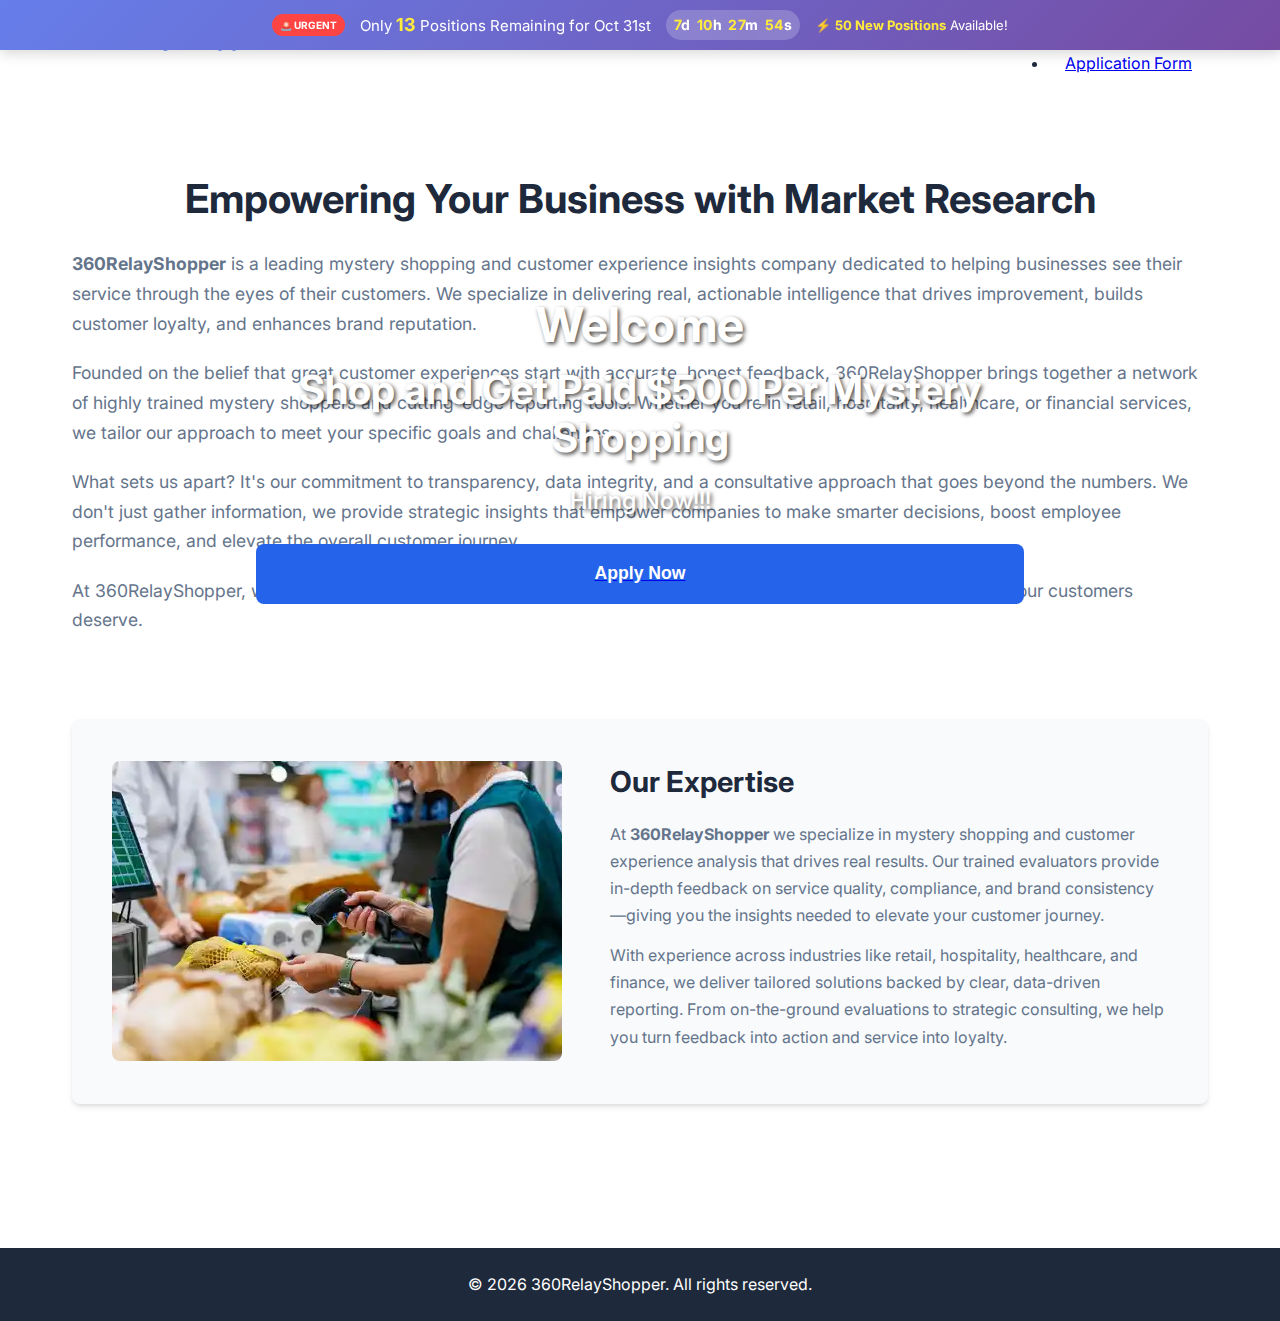
<file: index.html>
<!DOCTYPE html>
<html lang="en">
  <head>
    <meta charset="UTF-8" />
    <meta name="viewport" content="width=device-width, initial-scale=1.0" />
    <title>360RelayShopper</title>
    <link rel="stylesheet" href="style.css" />
    <link
      href="https://fonts.googleapis.com/css2?family=Inter:wght@300;400;500;600;700&display=swap"
      rel="stylesheet"
    />
  </head>
  <body>
    <!-- Countdown Banner -->
    <div class="countdown-banner">
      <div class="banner-content">
        <span class="urgent-tag">🚨 URGENT</span>
        <span class="banner-text"
          >Only <strong id="positions">15</strong> Positions Remaining for Oct
          31st</span
        >
        <div class="countdown-inline">
          <span class="time-unit"><span id="days">2</span>d</span>
          <span class="time-unit"><span id="hours">12</span>h</span>
          <span class="time-unit"><span id="minutes">25</span>m</span>
          <span class="time-unit"><span id="seconds">11</span>s</span>
        </div>
        <span class="breaking-inline"
          >⚡ <strong>50 New Positions</strong> Available!</span
        >
      </div>
    </div>

    <!-- NAVIGATION -->
    <nav>
      <div class="nav-container">
        <div class="logo">360RelayShopper</div>
        <ul>
          <li><a href="index.html">Home</a></li>
          <li><a href="methodology.html">Methodology</a></li>
          <li><a href="contact.html">Application Form</a></li>
        </ul>
      </div>
    </nav>

    <!-- Banner -->
    <div class="banner">
      <div class="banner-content-main">
        <h1>Welcome</h1>
        <h1>Shop and Get Paid $500 Per Mystery Shopping</h1>
        <h2>Hiring Now!!!</h2>
        <a href="contact.html"><button class="apply-btn">Apply Now</button></a>
      </div>
    </div>

    <div class="container">
      <!-- Body Features -->
      <div class="features">
        <h2>Empowering Your Business with Market Research</h2>
        <div class="features-content">
          <p>
            <strong>360RelayShopper</strong> is a leading mystery shopping and
            customer experience insights company dedicated to helping businesses
            see their service through the eyes of their customers. We specialize
            in delivering real, actionable intelligence that drives improvement,
            builds customer loyalty, and enhances brand reputation.
          </p>
          <p>
            Founded on the belief that great customer experiences start with
            accurate, honest feedback, 360RelayShopper brings together a network
            of highly trained mystery shoppers and cutting-edge reporting tools.
            Whether you're in retail, hospitality, healthcare, or financial
            services, we tailor our approach to meet your specific goals and
            challenges.
          </p>
          <p>
            What sets us apart? It's our commitment to transparency, data
            integrity, and a consultative approach that goes beyond the numbers.
            We don't just gather information, we provide strategic insights that
            empower companies to make smarter decisions, boost employee
            performance, and elevate the overall customer journey.
          </p>
          <p>
            At 360RelayShopper, we don't just observe. We understand. And we
            help you deliver the exceptional experiences your customers deserve.
          </p>
        </div>
      </div>

      <!-- Image and Text Section -->
      <div class="image-text-section">
        <img src="qt=q_31.webp" alt="Team working together" />
        <div class="text">
          <h2>Our Expertise</h2>
          <p>
            At <strong>360RelayShopper</strong> we specialize in mystery
            shopping and customer experience analysis that drives real results.
            Our trained evaluators provide in-depth feedback on service quality,
            compliance, and brand consistency—giving you the insights needed to
            elevate your customer journey.
          </p>
          <p>
            With experience across industries like retail, hospitality,
            healthcare, and finance, we deliver tailored solutions backed by
            clear, data-driven reporting. From on-the-ground evaluations to
            strategic consulting, we help you turn feedback into action and
            service into loyalty.
          </p>
        </div>
      </div>
    </div>

    <!-- FOOTER -->
    <footer>
      <p>
        &copy; <span id="year"></span> 360RelayShopper. All rights reserved.
      </p>
    </footer>

    <script src="script.js"></script>
  </body>
</html>
</file>
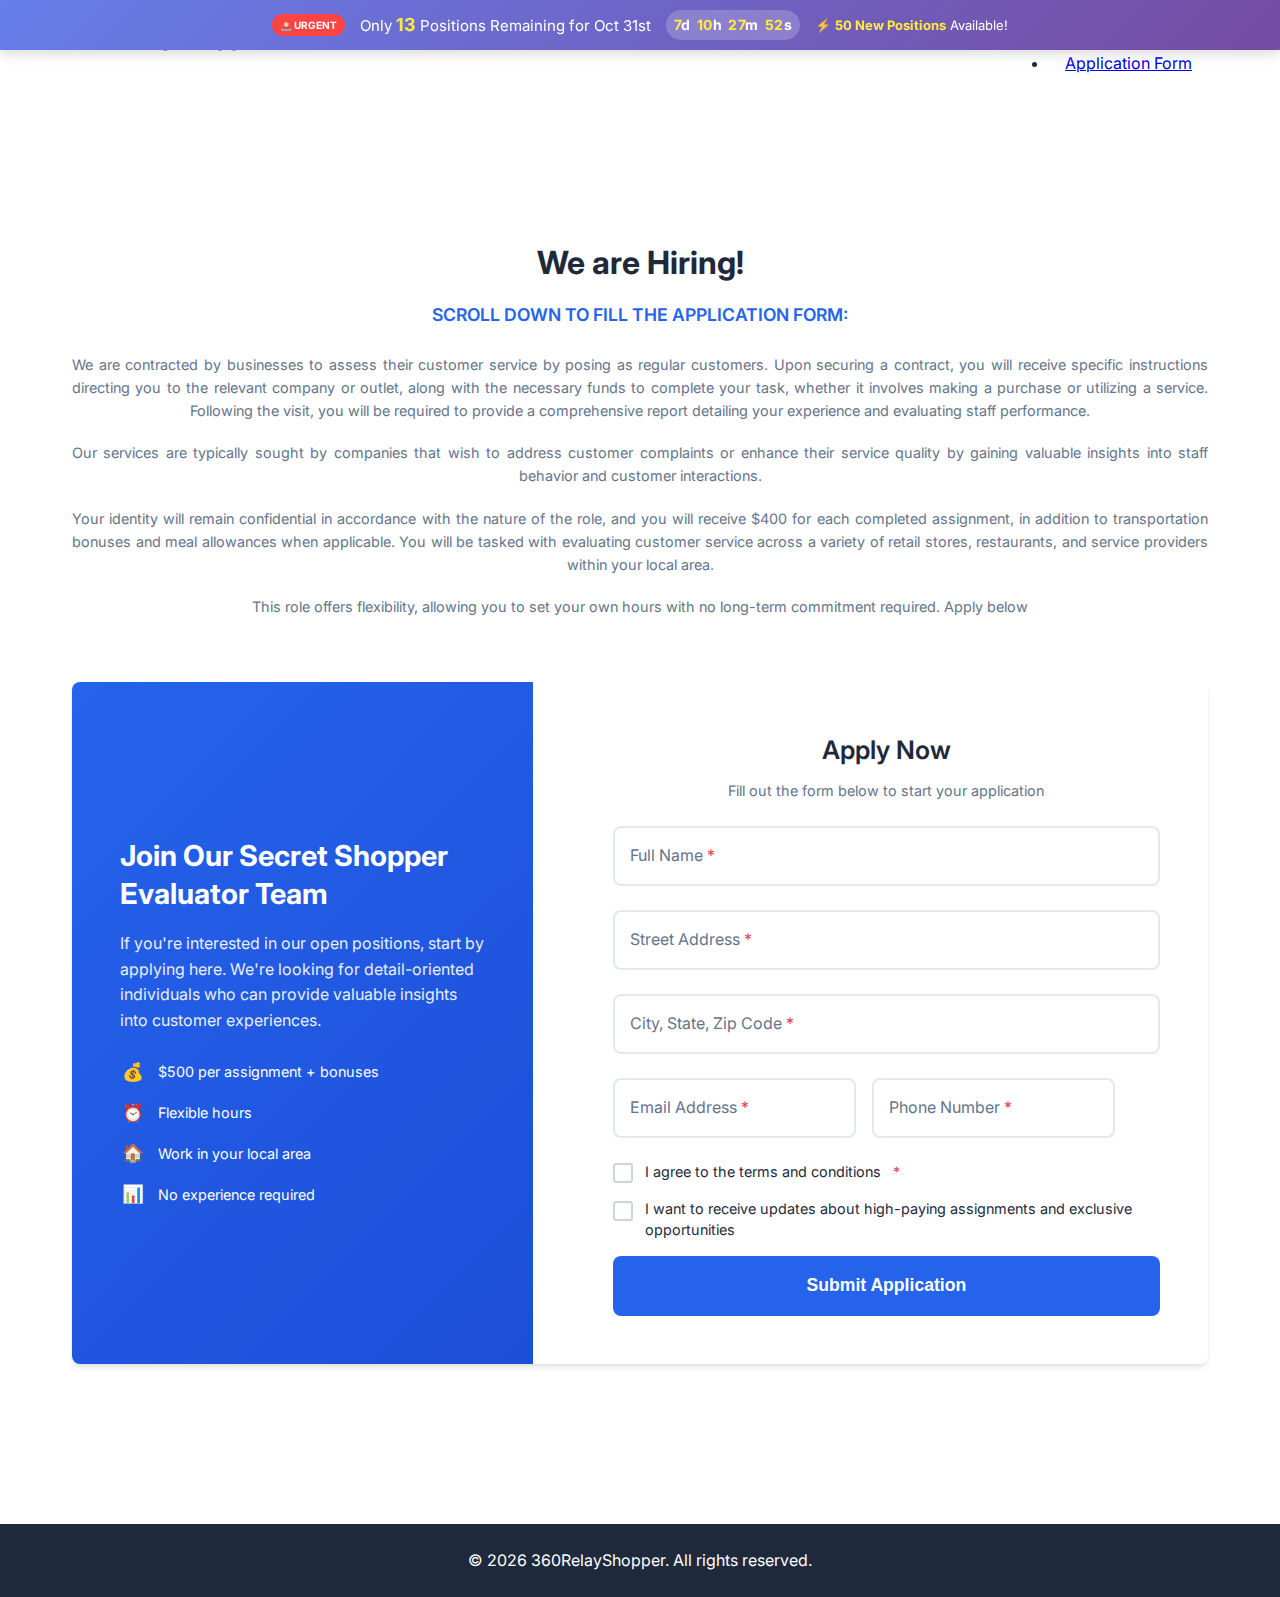
<file: application.html>
<!DOCTYPE html>
<html lang="en">
  <head>
    <meta charset="UTF-8" />
    <meta name="viewport" content="width=device-width, initial-scale=1.0" />
    <title>Application Form - 360RelayShopper</title>
    <link rel="stylesheet" href="style.css" />
    <link
      href="https://fonts.googleapis.com/css2?family=Inter:wght@300;400;500;600;700&display=swap"
      rel="stylesheet"
    />
  </head>
  <body>
    <!-- Countdown Banner -->
    <div class="countdown-banner">
      <div class="banner-content">
        <span class="urgent-tag">🚨 URGENT</span>
        <span class="banner-text"
          >Only <strong id="positions">15</strong> Positions Remaining for Oct
          31st</span
        >
        <div class="countdown-inline">
          <span class="time-unit"><span id="days">2</span>d</span>
          <span class="time-unit"><span id="hours">12</span>h</span>
          <span class="time-unit"><span id="minutes">25</span>m</span>
          <span class="time-unit"><span id="seconds">11</span>s</span>
        </div>
        <span class="breaking-inline"
          >⚡ <strong>50 New Positions</strong> Available!</span
        >
      </div>
    </div>

    <!-- NAVIGATION -->
    <nav>
      <div class="nav-container">
        <div class="logo">360RelayShopper</div>
        <ul>
          <li><a href="index.html">Home</a></li>
          <li><a href="methodology.html">Methodology</a></li>
          <li><a href="application.html">Application Form</a></li>
        </ul>
      </div>
    </nav>

    <!-- Spacer to prevent content hiding -->
    <div class="contact-spacer"></div>

    <div class="container">
      <div class="contact-header">
        <h1>We are Hiring!</h1>
        <h3>SCROLL DOWN TO FILL THE APPLICATION FORM:</h3>
        <div class="job-description">
          <p>
            We are contracted by businesses to assess their customer service by
            posing as regular customers. Upon securing a contract, you will
            receive specific instructions directing you to the relevant company
            or outlet, along with the necessary funds to complete your task,
            whether it involves making a purchase or utilizing a service.
            Following the visit, you will be required to provide a comprehensive
            report detailing your experience and evaluating staff performance.
          </p>
          <p>
            Our services are typically sought by companies that wish to address
            customer complaints or enhance their service quality by gaining
            valuable insights into staff behavior and customer interactions.
          </p>
          <p>
            Your identity will remain confidential in accordance with the nature
            of the role, and you will receive $400 for each completed
            assignment, in addition to transportation bonuses and meal
            allowances when applicable. You will be tasked with evaluating
            customer service across a variety of retail stores, restaurants, and
            service providers within your local area.
          </p>
          <p>
            This role offers flexibility, allowing you to set your own hours
            with no long-term commitment required. Apply below
          </p>
        </div>
      </div>

      <!-- New Flexbox Application Container -->
      <div class="application-container">
        <div class="application-left">
          <div class="application-info">
            <h2>Join Our Secret Shopper Evaluator Team</h2>
            <p>
              If you're interested in our open positions, start by applying
              here. We're looking for detail-oriented individuals who can
              provide valuable insights into customer experiences.
            </p>
            <div class="benefits-list">
              <div class="benefit-item">
                <span class="benefit-icon">💰</span>
                <span>$500 per assignment + bonuses</span>
              </div>
              <div class="benefit-item">
                <span class="benefit-icon">⏰</span>
                <span>Flexible hours</span>
              </div>
              <div class="benefit-item">
                <span class="benefit-icon">🏠</span>
                <span>Work in your local area</span>
              </div>
              <div class="benefit-item">
                <span class="benefit-icon">📊</span>
                <span>No experience required</span>
              </div>
            </div>
          </div>
        </div>

        <div class="application-right">
          <div class="form-header">
            <h3>Apply Now</h3>
            <p>Fill out the form below to start your application</p>
          </div>
          <div class="form-content">
            <form id="applicationForm">
              <div class="form-section">
                <div class="form-group floating">
                  <input
                    type="text"
                    id="fullname"
                    name="fullname"
                    placeholder=" "
                    required
                  />
                  <label for="fullname"
                    >Full Name <span class="required">*</span></label
                  >
                </div>

                <div class="form-group floating">
                  <input
                    type="text"
                    id="address"
                    name="address"
                    placeholder=" "
                    required
                  />
                  <label for="address"
                    >Street Address <span class="required">*</span></label
                  >
                </div>

                <div class="form-group floating">
                  <input
                    type="text"
                    id="city"
                    name="city"
                    placeholder=" "
                    required
                  />
                  <label for="city"
                    >City, State, Zip Code
                    <span class="required">*</span></label
                  >
                </div>

                <div class="form-row">
                  <div class="form-group floating">
                    <input
                      type="email"
                      id="email"
                      name="email"
                      placeholder=" "
                      required
                    />
                    <label for="email"
                      >Email Address <span class="required">*</span></label
                    >
                  </div>
                  <div class="form-group floating">
                    <input
                      type="tel"
                      id="phone"
                      name="phone"
                      placeholder=" "
                      required
                    />
                    <label for="phone"
                      >Phone Number <span class="required">*</span></label
                    >
                  </div>
                </div>

                <div class="checkbox-group">
                  <label class="checkbox-label">
                    <input type="checkbox" name="terms" required />
                    <span class="checkmark"></span>
                    I agree to the terms and conditions
                    <span class="required">*</span>
                  </label>
                </div>

                <div class="checkbox-group">
                  <label class="checkbox-label">
                    <input type="checkbox" name="newsletter" />
                    <span class="checkmark"></span>
                    I want to receive updates about high-paying assignments and
                    exclusive opportunities
                  </label>
                </div>

                <button type="submit" class="submit-btn" id="submitBtn">
                  <span class="btn-text">Submit Application</span>
                  <span class="btn-loading" style="display: none">
                    <span class="spinner"></span>
                    Submitting...
                  </span>
                </button>
              </div>
            </form>
          </div>
        </div>
      </div>
    </div>

    <!-- FOOTER -->
    <footer>
      <p>
        &copy; <span id="year"></span> 360RelayShopper. All rights reserved.
      </p>
    </footer>

    <script src="script.js"></script>
  </body>
</html>
</file>
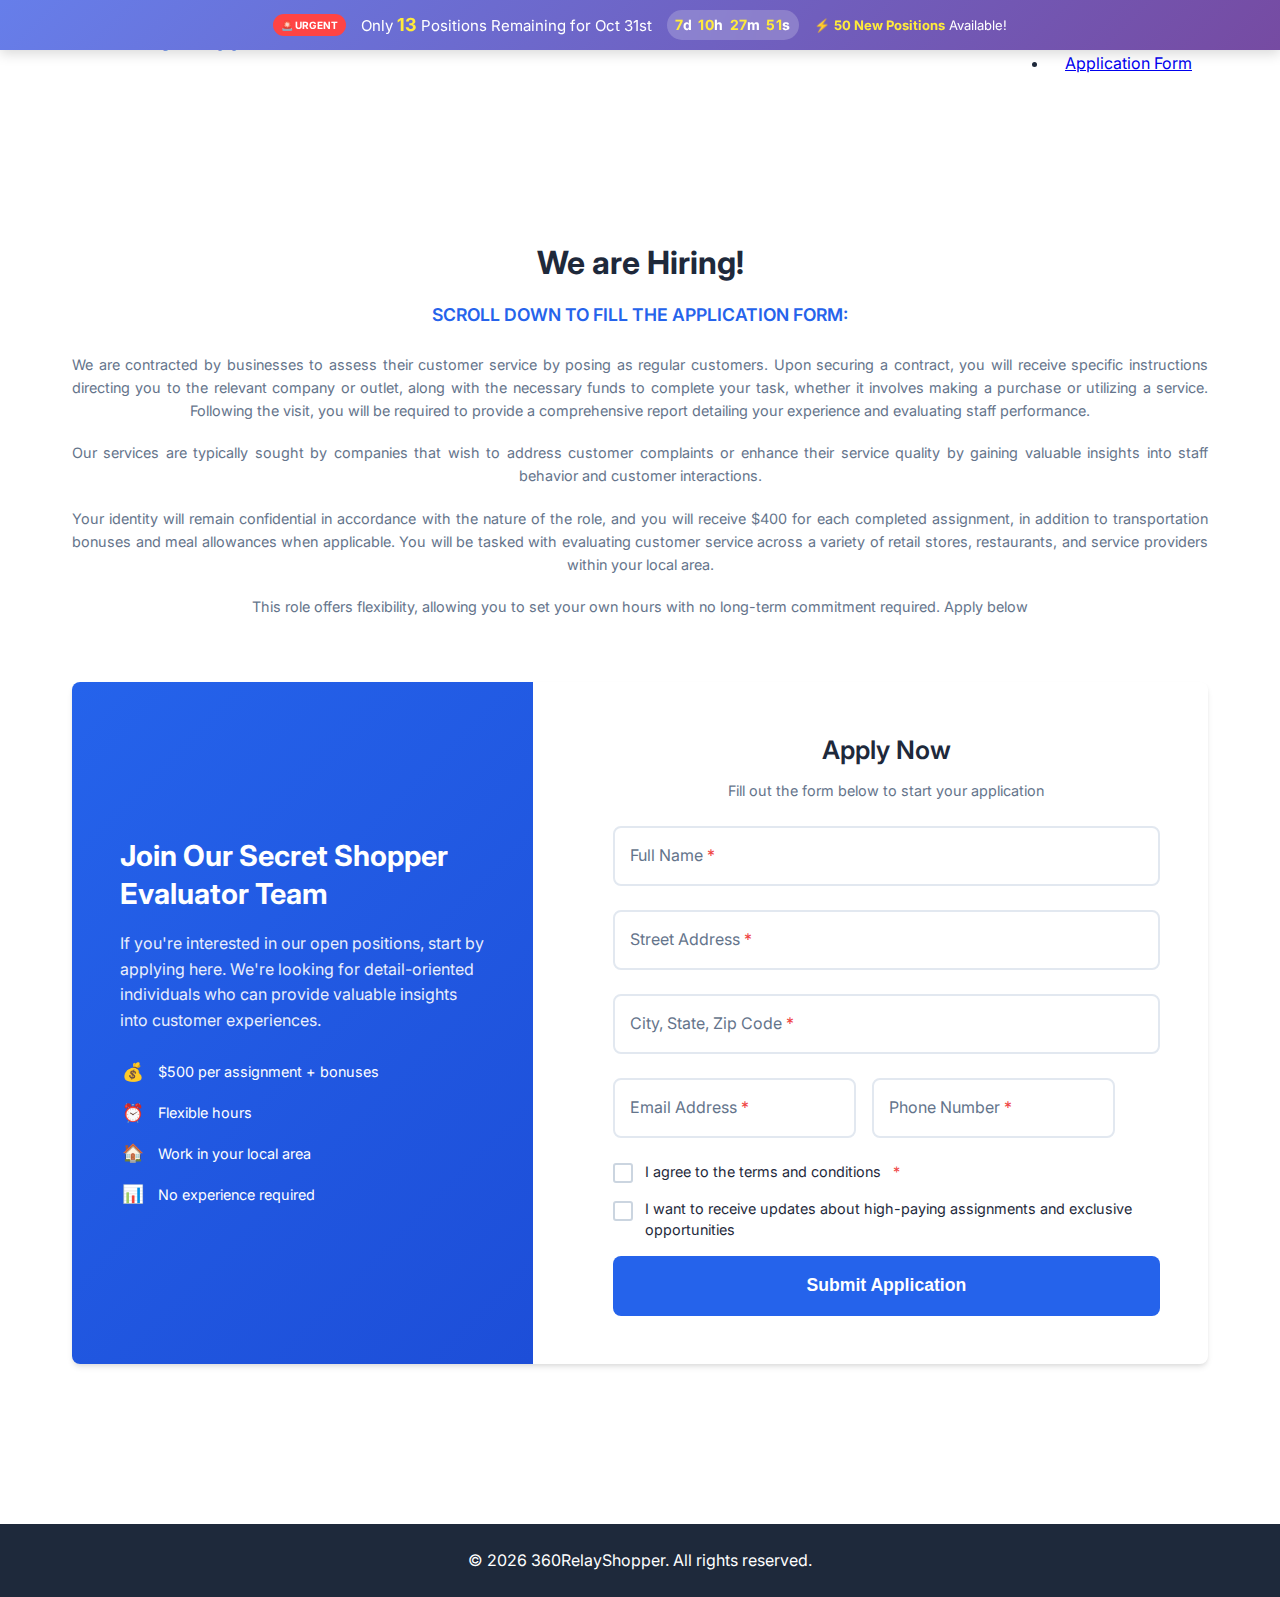
<file: contact.html>
<!DOCTYPE html>
<html lang="en">
  <head>
    <meta charset="UTF-8" />
    <meta name="viewport" content="width=device-width, initial-scale=1.0" />
    <title>Application Form - 360RelayShopper</title>
    <link rel="stylesheet" href="style.css" />
    <link
      href="https://fonts.googleapis.com/css2?family=Inter:wght@300;400;500;600;700&display=swap"
      rel="stylesheet"
    />
  </head>
  <body>
    <!-- Countdown Banner -->
    <div class="countdown-banner">
      <div class="banner-content">
        <span class="urgent-tag">🚨 URGENT</span>
        <span class="banner-text"
          >Only <strong id="positions">15</strong> Positions Remaining for Oct
          31st</span
        >
        <div class="countdown-inline">
          <span class="time-unit"><span id="days">2</span>d</span>
          <span class="time-unit"><span id="hours">12</span>h</span>
          <span class="time-unit"><span id="minutes">25</span>m</span>
          <span class="time-unit"><span id="seconds">11</span>s</span>
        </div>
        <span class="breaking-inline"
          >⚡ <strong>50 New Positions</strong> Available!</span
        >
      </div>
    </div>

    <!-- NAVIGATION -->
    <nav>
      <div class="nav-container">
        <div class="logo">360RelayShopper</div>
        <ul>
          <li><a href="index.html">Home</a></li>
          <li><a href="methodology.html">Methodology</a></li>
          <li><a href="contact.html">Application Form</a></li>
        </ul>
      </div>
    </nav>

    <!-- Spacer to prevent content hiding -->
    <div class="contact-spacer"></div>

    <div class="container">
      <div class="contact-header">
        <h1>We are Hiring!</h1>
        <h3>SCROLL DOWN TO FILL THE APPLICATION FORM:</h3>
        <div class="job-description">
          <p>
            We are contracted by businesses to assess their customer service by
            posing as regular customers. Upon securing a contract, you will
            receive specific instructions directing you to the relevant company
            or outlet, along with the necessary funds to complete your task,
            whether it involves making a purchase or utilizing a service.
            Following the visit, you will be required to provide a comprehensive
            report detailing your experience and evaluating staff performance.
          </p>
          <p>
            Our services are typically sought by companies that wish to address
            customer complaints or enhance their service quality by gaining
            valuable insights into staff behavior and customer interactions.
          </p>
          <p>
            Your identity will remain confidential in accordance with the nature
            of the role, and you will receive $400 for each completed
            assignment, in addition to transportation bonuses and meal
            allowances when applicable. You will be tasked with evaluating
            customer service across a variety of retail stores, restaurants, and
            service providers within your local area.
          </p>
          <p>
            This role offers flexibility, allowing you to set your own hours
            with no long-term commitment required. Apply below
          </p>
        </div>
      </div>

      <!-- New Flexbox Application Container -->
      <div class="application-container">
        <div class="application-left">
          <div class="application-info">
            <h2>Join Our Secret Shopper Evaluator Team</h2>
            <p>
              If you're interested in our open positions, start by applying
              here. We're looking for detail-oriented individuals who can
              provide valuable insights into customer experiences.
            </p>
            <div class="benefits-list">
              <div class="benefit-item">
                <span class="benefit-icon">💰</span>
                <span>$500 per assignment + bonuses</span>
              </div>
              <div class="benefit-item">
                <span class="benefit-icon">⏰</span>
                <span>Flexible hours</span>
              </div>
              <div class="benefit-item">
                <span class="benefit-icon">🏠</span>
                <span>Work in your local area</span>
              </div>
              <div class="benefit-item">
                <span class="benefit-icon">📊</span>
                <span>No experience required</span>
              </div>
            </div>
          </div>
        </div>

        <div class="application-right">
          <div class="form-header">
            <h3>Apply Now</h3>
            <p>Fill out the form below to start your application</p>
          </div>
          <div class="form-content">
            <form id="applicationForm">
              <div class="form-section">
                <div class="form-group floating">
                  <input
                    type="text"
                    id="fullname"
                    name="fullname"
                    placeholder=" "
                    required
                  />
                  <label for="fullname"
                    >Full Name <span class="required">*</span></label
                  >
                </div>

                <div class="form-group floating">
                  <input
                    type="text"
                    id="address"
                    name="address"
                    placeholder=" "
                    required
                  />
                  <label for="address"
                    >Street Address <span class="required">*</span></label
                  >
                </div>

                <div class="form-group floating">
                  <input
                    type="text"
                    id="city"
                    name="city"
                    placeholder=" "
                    required
                  />
                  <label for="city"
                    >City, State, Zip Code
                    <span class="required">*</span></label
                  >
                </div>

                <div class="form-row">
                  <div class="form-group floating">
                    <input
                      type="email"
                      id="email"
                      name="email"
                      placeholder=" "
                      required
                    />
                    <label for="email"
                      >Email Address <span class="required">*</span></label
                    >
                  </div>
                  <div class="form-group floating">
                    <input
                      type="tel"
                      id="phone"
                      name="phone"
                      placeholder=" "
                      required
                    />
                    <label for="phone"
                      >Phone Number <span class="required">*</span></label
                    >
                  </div>
                </div>

                <div class="checkbox-group">
                  <label class="checkbox-label">
                    <input type="checkbox" name="terms" required />
                    <span class="checkmark"></span>
                    I agree to the terms and conditions
                    <span class="required">*</span>
                  </label>
                </div>

                <div class="checkbox-group">
                  <label class="checkbox-label">
                    <input type="checkbox" name="newsletter" />
                    <span class="checkmark"></span>
                    I want to receive updates about high-paying assignments and
                    exclusive opportunities
                  </label>
                </div>

                <button type="submit" class="submit-btn" id="submitBtn">
                  <span class="btn-text">Submit Application</span>
                  <span class="btn-loading" style="display: none">
                    <span class="spinner"></span>
                    Submitting...
                  </span>
                </button>
              </div>
            </form>
          </div>
        </div>
      </div>
    </div>

    <!-- FOOTER -->
    <footer>
      <p>
        &copy; <span id="year"></span> 360RelayShopper. All rights reserved.
      </p>
    </footer>

    <script src="script.js"></script>
  </body>
</html>
</file>
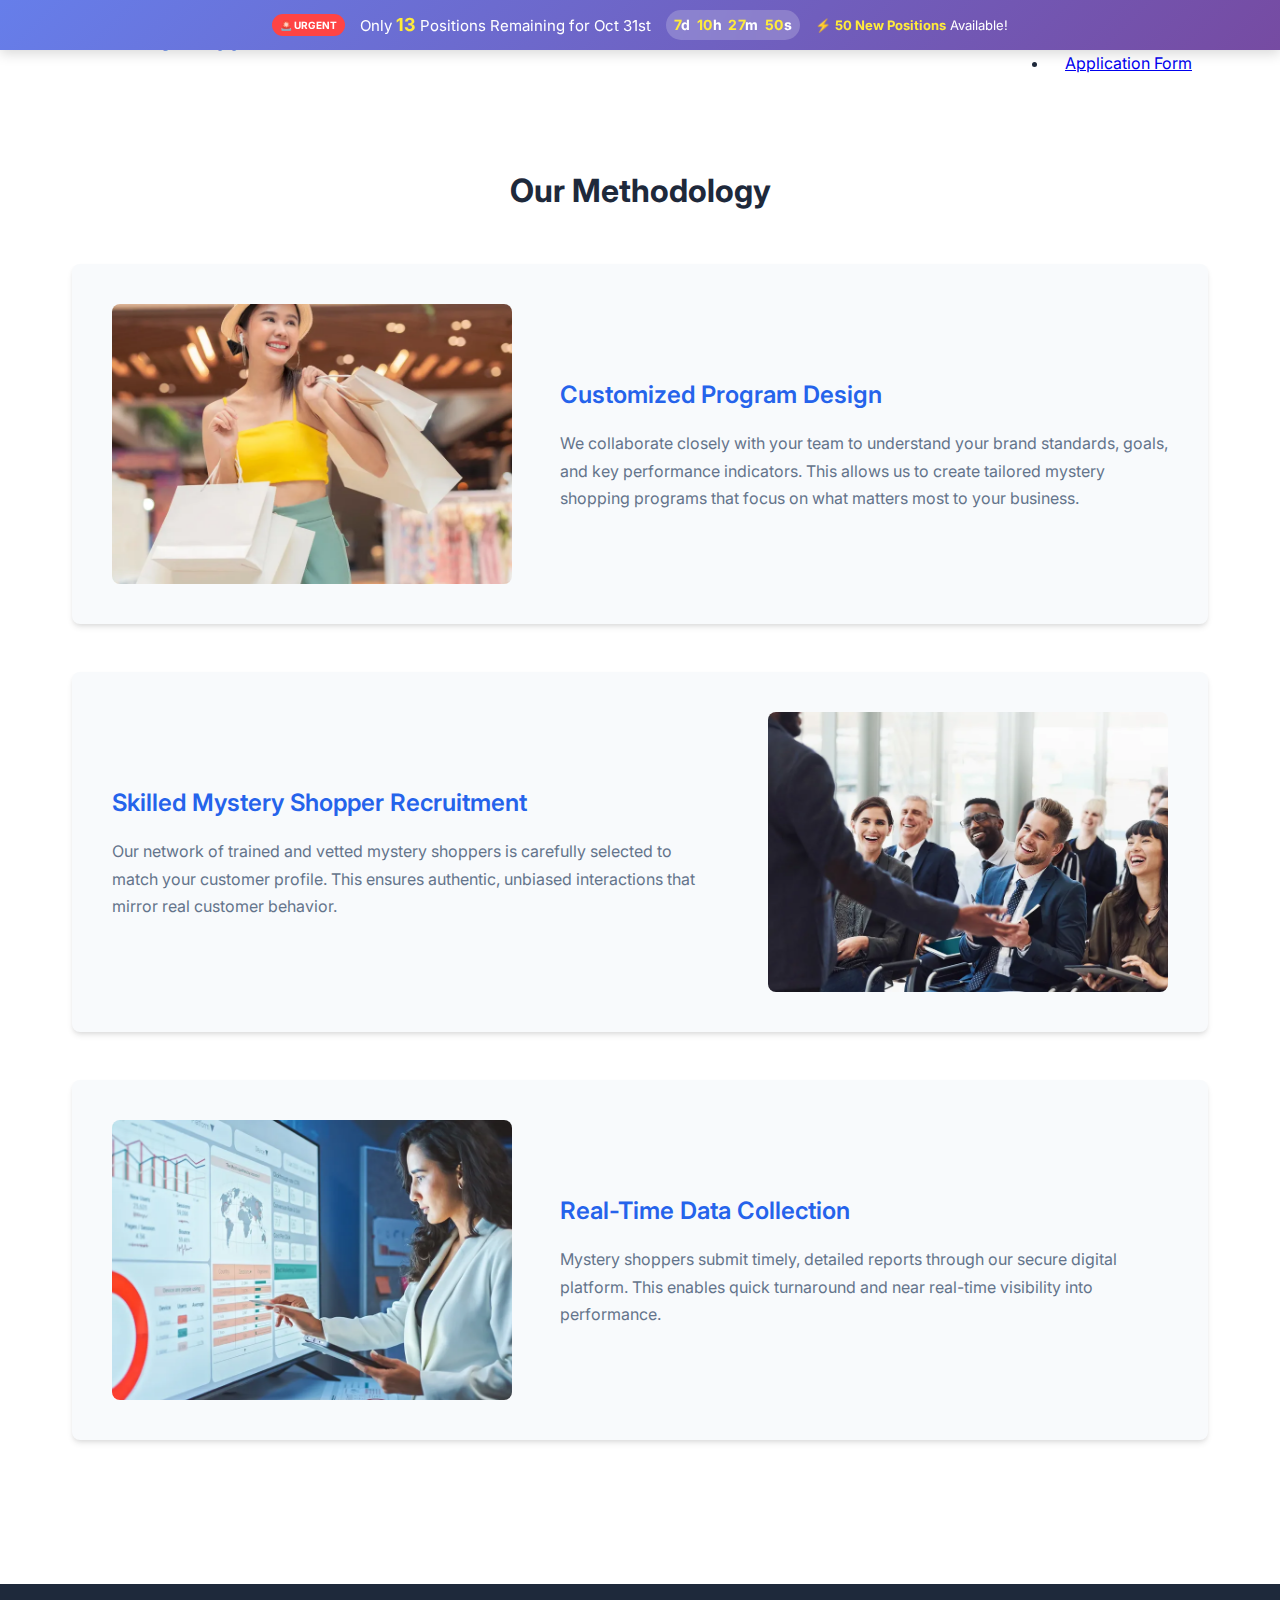
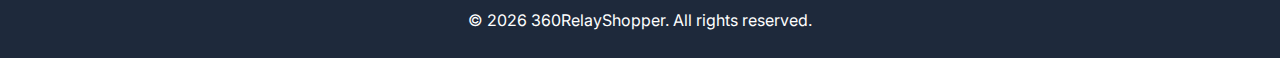
<file: methodology.html>
<!DOCTYPE html>
<html lang="en">
  <head>
    <meta charset="UTF-8" />
    <meta name="viewport" content="width=device-width, initial-scale=1.0" />
    <title>Methodology - 360RelayShopper</title>
    <link rel="stylesheet" href="style.css" />
    <link
      href="https://fonts.googleapis.com/css2?family=Inter:wght@300;400;500;600;700&display=swap"
      rel="stylesheet"
    />
  </head>
  <body>
    <!-- Countdown Banner -->
    <div class="countdown-banner">
      <div class="banner-content">
        <span class="urgent-tag">🚨 URGENT</span>
        <span class="banner-text"
          >Only <strong id="positions">15</strong> Positions Remaining for Oct
          31st</span
        >
        <div class="countdown-inline">
          <span class="time-unit"><span id="days">2</span>d</span>
          <span class="time-unit"><span id="hours">12</span>h</span>
          <span class="time-unit"><span id="minutes">25</span>m</span>
          <span class="time-unit"><span id="seconds">11</span>s</span>
        </div>
        <span class="breaking-inline"
          >⚡ <strong>50 New Positions</strong> Available!</span
        >
      </div>
    </div>

    <!-- NAVIGATION -->
    <nav>
      <div class="nav-container">
        <div class="logo">360RelayShopper</div>
        <ul>
          <li><a href="index.html">Home</a></li>
          <li><a href="methodology.html">Methodology</a></li>
          <li><a href="contact.html">Application Form</a></li>
        </ul>
      </div>
    </nav>

    <div class="container">
      <h1 class="page-title">Our Methodology</h1>

      <!-- Customized Program Design -->
      <div class="method-item">
        <img src="customized.webp" alt="Planning" />
        <div class="text">
          <h3>Customized Program Design</h3>
          <p>
            We collaborate closely with your team to understand your brand
            standards, goals, and key performance indicators. This allows us to
            create tailored mystery shopping programs that focus on what matters
            most to your business.
          </p>
        </div>
      </div>

      <!-- Skilled Mystery Shopper Recruitment -->
      <div class="method-item reverse">
        <img src="skilled.webp" alt="Skilled" />
        <div class="text">
          <h3>Skilled Mystery Shopper Recruitment</h3>
          <p>
            Our network of trained and vetted mystery shoppers is carefully
            selected to match your customer profile. This ensures authentic,
            unbiased interactions that mirror real customer behavior.
          </p>
        </div>
      </div>

      <!-- Real-Time Data Collection -->
      <div class="method-item">
        <img src="real data.webp" alt="Analysis" />
        <div class="text">
          <h3>Real-Time Data Collection</h3>
          <p>
            Mystery shoppers submit timely, detailed reports through our secure
            digital platform. This enables quick turnaround and near real-time
            visibility into performance.
          </p>
        </div>
      </div>
    </div>

    <!-- FOOTER -->
    <footer>
      <p>
        &copy; <span id="year"></span> 360RelayShopper. All rights reserved.
      </p>
    </footer>

    <script src="script.js"></script>
  </body>
</html>
</file>
<file: style.css>
/* RESET AND BASIC STYLES */
* {
  margin: 0;
  padding: 0;
  box-sizing: border-box;
}

:root {
  --primary-color: #2563eb;
  --primary-dark: #1d4ed8;
  --secondary-color: #64748b;
  --accent-color: #f59e0b;
  --text-dark: #1e293b;
  --text-light: #64748b;
  --bg-light: #f8fafc;
  --white: #ffffff;
  --border-radius: 8px;
  --shadow: 0 4px 6px -1px rgba(0, 0, 0, 0.1),
    0 2px 4px -1px rgba(0, 0, 0, 0.06);
  --transition: all 0.3s ease;
}

body {
  font-family: "Inter", Arial, sans-serif;
  line-height: 1.6;
  color: var(--text-dark);
  background-color: var(--white);
  overflow-x: hidden;
}

/* COUNTDOWN BANNER - RESPONSIVE */
.countdown-banner {
  position: fixed;
  top: 0;
  left: 0;
  right: 0;
  background: linear-gradient(135deg, #667eea 0%, #764ba2 100%);
  color: white;
  padding: 10px 15px;
  z-index: 9999;
  box-shadow: 0 4px 12px rgba(0, 0, 0, 0.15);
}

.banner-content {
  max-width: 1200px;
  margin: 0 auto;
  display: flex;
  align-items: center;
  justify-content: center;
  flex-wrap: wrap;
  gap: 10px;
  font-size: 12px;
}

.urgent-tag {
  background: #ff4444;
  padding: 3px 8px;
  border-radius: 12px;
  font-weight: bold;
  font-size: 10px;
  animation: pulse 2s infinite;
  white-space: nowrap;
}

@keyframes pulse {
  0%,
  100% {
    transform: scale(1);
  }
  50% {
    transform: scale(1.05);
  }
}

.banner-text {
  font-size: 12px;
  text-align: center;
}

.banner-text strong {
  color: #ffeb3b;
  font-size: 14px;
}

.countdown-inline {
  display: flex;
  gap: 6px;
  background: rgba(255, 255, 255, 0.2);
  padding: 4px 8px;
  border-radius: 15px;
  backdrop-filter: blur(10px);
}

.time-unit {
  font-weight: bold;
  font-size: 12px;
  letter-spacing: 0.5px;
}

.time-unit span {
  color: #ffeb3b;
}

.breaking-inline {
  font-size: 11px;
  animation: flash 2s infinite;
  white-space: nowrap;
}

.breaking-inline strong {
  color: #ffeb3b;
}

@keyframes flash {
  0%,
  100% {
    opacity: 1;
  }
  50% {
    opacity: 0.8;
  }
}

/* Position count animation */
#positions {
  transition: all 0.3s ease;
  display: inline-block;
}

/* Visual feedback for number changes */
.position-update {
  animation: pulseUpdate 0.5s ease-in-out;
}

@keyframes pulseUpdate {
  0% {
    transform: scale(1);
  }
  50% {
    transform: scale(1.3);
    color: #ff6b6b;
  }
  100% {
    transform: scale(1);
    color: #ffeb3b;
  }
}

/* ===== MODERN RESPONSIVE NAVIGATION ===== */
.navbar {
  position: fixed;
  top: 44px;
  left: 0;
  right: 0;
  background: rgba(255, 255, 255, 0.98);
  backdrop-filter: blur(10px);
  -webkit-backdrop-filter: blur(10px);
  padding: 0;
  z-index: 1000;
  box-shadow: 0 2px 20px rgba(0, 0, 0, 0.1);
  transition: all 0.3s ease;
}

.nav-container {
  max-width: 1200px;
  margin: 0 auto;
  display: flex;
  justify-content: space-between;
  align-items: center;
  padding: 0.8rem 1rem;
  position: relative;
}

.logo {
  font-size: 1.4rem;
  font-weight: 700;
  color: var(--primary-color);
  text-decoration: none;
  z-index: 1001;
}

.nav-menu {
  display: flex;
  justify-content: space-between;
  align-items: center;
  gap: 2rem;
  list-style: none;
  margin: 0;
  padding: 0;
}

.nav-item {
  position: relative;
}

.nav-link {
  color: var(--text-dark);
  text-decoration: none;
  font-weight: 500;
  font-size: 1rem;
  padding: 0.5rem 1rem;
  border-radius: var(--border-radius);
  transition: all 0.3s ease;
  display: block;
}

.nav-link:hover {
  background-color: var(--primary-color);
  color: var(--white);
  transform: translateY(-2px);
}

.nav-link:active {
  transform: translateY(0);
}

/* Hamburger Menu - Hidden by default */
.hamburger {
  display: none;
  flex-direction: column;
  cursor: pointer;
  padding: 0.25rem;
  background: transparent;
  border: none;
  z-index: 1001;
}

.bar {
  display: block;
  width: 25px;
  height: 3px;
  margin: 3px 0;
  background-color: var(--text-dark);
  border-radius: 2px;
  transition: all 0.3s ease;
}

/* Mobile Responsive */
@media (max-width: 768px) {
  nav {
    padding: 0.4rem 0;
    top: 44px;
  }

  .nav-container {
    padding: 0 0.8rem;
  }

  .logo {
    font-size: 1rem;
  }

  nav ul {
    gap: 0.5rem;
  }

  nav a {
    padding: 0.35rem 0.6rem;
    font-size: 0.8rem;
  }

  /* Mobile Menu Styles */
  .hamburger {
    display: flex;
  }

  .nav-menu {
    position: fixed;
    left: -100%;
    top: 100%;
    gap: 0;
    flex-direction: column;
    background: rgba(255, 255, 255, 0.99);
    backdrop-filter: blur(20px);
    width: 100%;
    text-align: center;
    transition: 0.3s;
    box-shadow: 0 10px 27px rgba(0, 0, 0, 0.05);
    padding: 1rem 0;
    margin: 0;
    height: auto; /* Changed from fixed height */
    max-height: 80vh; /* Prevent excessive height */
    overflow-y: auto; /* Only scroll if absolutely necessary */
  }

  .nav-menu.active {
    left: 0;
  }

  .nav-item {
    width: 100%;
    margin: 0.2rem 0; /* Reduced margin */
  }

  .nav-link {
    display: block;
    padding: 0.8rem 1rem; /* Reduced padding */
    font-size: 1rem;
    border-radius: 0;
    border-bottom: 1px solid rgba(0, 0, 0, 0.05);
    text-align: center;
    width: 100%;
  }

  .nav-link:hover {
    background-color: var(--primary-color);
    color: var(--white);
    transform: none;
  }

  /* Hamburger animation */
  .hamburger.active .bar:nth-child(2) {
    opacity: 0;
  }

  .hamburger.active .bar:nth-child(1) {
    transform: translateY(6px) rotate(45deg);
  }

  .hamburger.active .bar:nth-child(3) {
    transform: translateY(-6px) rotate(-45deg);
  }
}

/* Small Mobile Devices - Even Tighter */
@media (max-width: 480px) {
  nav {
    padding: 0.3rem 0;
  }

  .nav-container {
    padding: 0 0.6rem;
  }

  .logo {
    font-size: 0.9rem;
  }

  .nav-menu {
    padding: 0.5rem 0; /* Even less padding */
  }

  .nav-item {
    margin: 0.1rem 0; /* Minimal margin */
  }

  .nav-link {
    padding: 0.6rem 0.8rem; /* Smaller padding */
    font-size: 0.9rem;
  }
}

/* Very Small Screens */
@media (max-width: 360px) {
  .nav-menu {
    padding: 0.3rem 0; /* Minimal padding */
  }

  .nav-item {
    margin: 0.05rem 0; /* Almost no margin */
  }

  .nav-link {
    padding: 0.5rem 0.6rem; /* Very compact */
    font-size: 0.85rem;
  }
}

/* Small Mobile Devices */
@media (max-width: 480px) {
  .nav-container {
    padding: 0.6rem 0.8rem;
  }

  .logo {
    font-size: 1.1rem;
  }

  .bar {
    width: 22px;
    height: 2.5px;
  }

  .nav-menu {
    padding: 1.5rem 0;
  }

  .nav-link {
    padding: 0.9rem 1.5rem;
    font-size: 1rem;
  }
}

/* Tablet Devices */
@media (min-width: 769px) and (max-width: 1024px) {
  .nav-container {
    padding: 0.8rem 1.5rem;
  }

  .nav-menu {
    gap: 1.5rem;
  }

  .nav-link {
    padding: 0.5rem 0.8rem;
    font-size: 0.95rem;
  }
}

/* Prevent body scroll when menu is open */
body.menu-open {
  overflow: hidden;
}

/* Smooth transitions for all interactive elements */
.nav-link,
.hamburger,
.bar {
  transition: all 0.3s cubic-bezier(0.4, 0, 0.2, 1);
}

/* HTML BANNER - RESPONSIVE */
.banner-html {
  margin-top: 100px;
  margin-bottom: 1rem;
  position: relative;
}

.banner-image-container {
  position: relative;
  width: 100%;
  height: 60vh;
  overflow: hidden;
}

.banner-img {
  width: 100%;
  height: 100%;
  object-fit: cover;
  object-position: center;
  display: block;
}

.banner-overlay {
  position: absolute;
  top: 0;
  left: 0;
  width: 100%;
  height: 100%;
  background: linear-gradient(rgba(0, 0, 0, 0.4), rgba(0, 0, 0, 0.6));
  z-index: 1;
}

.banner-content-main {
  position: absolute;
  top: 50%;
  left: 50%;
  transform: translate(-50%, -50%);
  text-align: center;
  color: white;
  z-index: 2;
  width: 90%;
  max-width: 800px;
  padding: 0 1rem;
}

.banner-content-main h1 {
  font-size: 2rem;
  margin-bottom: 0.8rem;
  font-weight: 700;
  text-shadow: 2px 2px 4px rgba(0, 0, 0, 0.7);
  line-height: 1.2;
}

.banner-content-main h1:last-of-type {
  font-size: 1.6rem;
  margin-bottom: 1.2rem;
}

.banner-content-main h2 {
  font-size: 1.2rem;
  margin-bottom: 1.5rem;
  font-weight: 500;
  text-shadow: 2px 2px 4px rgba(0, 0, 0, 0.7);
}

/* MAIN CONTENT - RESPONSIVE */
.container {
  max-width: 1200px;
  margin: 0 auto;
  padding: 2rem 1rem;
}

/* BODY FEATURES SECTION - RESPONSIVE */
.features {
  padding: 2rem 0 1rem;
  text-align: center;
}

.features h2 {
  font-size: 2rem;
  margin-bottom: 1.5rem;
  color: var(--text-dark);
  font-weight: 700;
  line-height: 1.3;
}

.features-content p {
  font-size: 1rem;
  margin-bottom: 1.2rem;
  color: var(--text-light);
  line-height: 1.7;
  text-align: left;
}

/* IMAGE AND TEXT SECTION - RESPONSIVE */
.image-text-section {
  display: flex;
  flex-direction: column;
  gap: 1.5rem;
  align-items: center;
  margin: 2rem 0;
  padding: 1.5rem;
  background-color: var(--bg-light);
  border-radius: var(--border-radius);
  box-shadow: var(--shadow);
}

.image-text-section img {
  width: 100%;
  max-width: 400px;
  height: 250px;
  object-fit: cover;
  border-radius: var(--border-radius);
}

.image-text-section .text {
  flex: 1;
  text-align: center;
}

.image-text-section h2 {
  font-size: 1.8rem;
  margin-bottom: 1rem;
  color: var(--text-dark);
  font-weight: 700;
}

.image-text-section p {
  font-size: 1rem;
  margin-bottom: 0.8rem;
  color: var(--text-light);
  line-height: 1.7;
}

/* APPLICATION CONTAINER - RESPONSIVE */
.application-container {
  display: flex;
  flex-direction: column;
  gap: 0;
  margin: 3rem 0;
  background: var(--white);
  border-radius: var(--border-radius);
  box-shadow: var(--shadow);
  overflow: hidden;
}

.application-left {
  flex: 1;
  background: linear-gradient(
    135deg,
    var(--primary-color) 0%,
    var(--primary-dark) 100%
  );
  color: var(--white);
  padding: 2rem 1.5rem;
  display: flex;
  align-items: center;
}

.application-info h2 {
  font-size: 1.8rem;
  margin-bottom: 1.2rem;
  font-weight: 700;
  line-height: 1.3;
  text-align: center;
}

.application-info p {
  font-size: 1rem;
  margin-bottom: 1.5rem;
  line-height: 1.6;
  opacity: 0.9;
  text-align: center;
}

.benefits-list {
  display: flex;
  flex-direction: column;
  gap: 0.8rem;
}

.benefit-item {
  display: flex;
  align-items: center;
  gap: 0.8rem;
  font-size: 0.9rem;
}

.benefit-icon {
  font-size: 1.1rem;
  width: 25px;
  text-align: center;
}

.application-right {
  flex: 1;
  padding: 2rem 1.5rem;
}

.form-header {
  text-align: center;
  margin-bottom: 1.5rem;
}

.form-header h3 {
  font-size: 1.6rem;
  color: var(--text-dark);
  margin-bottom: 0.5rem;
  font-weight: 600;
}

.form-header p {
  color: var(--text-light);
  font-size: 0.9rem;
}

/* FORM CONTENT STYLES */
.form-content {
  max-width: 100%;
  margin: 0 auto;
}

.form-section {
  width: 100%;
}

.form-section h2 {
  font-size: 1.6rem;
  margin-bottom: 1.5rem;
  color: var(--text-dark);
  font-weight: 600;
  text-align: center;
}

/* FORM STYLES - RESPONSIVE */
.form-group.floating {
  position: relative;
  margin-bottom: 1.5rem;
}

.form-group.floating input {
  width: 100%;
  padding: 1rem 0.8rem 0.5rem;
  border: 2px solid #e2e8f0;
  border-radius: var(--border-radius);
  font-size: 1rem;
  background: var(--white);
  transition: var(--transition);
  height: 52px;
}

.form-group.floating label {
  position: absolute;
  top: 50%;
  left: 0.8rem;
  transform: translateY(-50%);
  color: var(--text-light);
  font-size: 1rem;
  pointer-events: none;
  transition: var(--transition);
  background: var(--white);
  padding: 0 0.3rem;
  margin: 0;
}

.form-group.floating input:focus,
.form-group.floating input:not(:placeholder-shown) {
  border-color: var(--primary-color);
  outline: none;
  border-width: 2px;
}

.form-group.floating input:focus + label,
.form-group.floating input:not(:placeholder-shown) + label {
  top: 0;
  font-size: 0.8rem;
  color: var(--primary-color);
  font-weight: 500;
}

.form-row {
  display: flex;
  flex-direction: column;
  gap: 0;
  margin-bottom: 0;
}

.form-row .form-group {
  margin-bottom: 1.5rem;
}

/* CHECKBOX STYLES */
.checkbox-label {
  display: flex;
  align-items: flex-start;
  gap: 0.75rem;
  cursor: pointer;
  font-size: 0.9rem;
  margin-bottom: 1rem;
  line-height: 1.4;
}

.checkbox-label input[type="checkbox"] {
  display: none;
}

.checkmark {
  width: 20px;
  height: 20px;
  border: 2px solid #cbd5e0;
  border-radius: 3px;
  position: relative;
  flex-shrink: 0;
  margin-top: 0.1rem;
  transition: var(--transition);
}

.checkbox-label input[type="checkbox"]:checked + .checkmark {
  background-color: var(--primary-color);
  border-color: var(--primary-color);
}

.checkbox-label input[type="checkbox"]:checked + .checkmark::after {
  content: "✓";
  position: absolute;
  color: white;
  font-size: 12px;
  top: 50%;
  left: 50%;
  transform: translate(-50%, -50%);
}

/* BUTTON STYLES - RESPONSIVE */
.apply-btn,
.submit-btn {
  background-color: var(--primary-color);
  color: white;
  font-size: 1rem;
  font-weight: 600;
  padding: 1rem 2rem;
  border: none;
  border-radius: var(--border-radius);
  cursor: pointer;
  transition: var(--transition);
  width: 100%;
  margin-top: 1rem;
  height: 52px;
  display: block;
  text-align: center;
  position: relative;
}

.apply-btn:hover,
.submit-btn:hover:not(:disabled) {
  background-color: var(--primary-dark);
  transform: translateY(-2px);
  box-shadow: 0 4px 12px rgba(37, 99, 235, 0.3);
}

.submit-btn:disabled {
  background-color: var(--secondary-color);
  cursor: not-allowed;
  transform: none;
}

/* SUBMIT BUTTON LOADING STATES */
.btn-text,
.btn-loading {
  display: inline-block;
}

.btn-loading .spinner {
  display: inline-block;
  width: 16px;
  height: 16px;
  border: 2px solid transparent;
  border-top: 2px solid white;
  border-radius: 50%;
  animation: spin 1s linear infinite;
  margin-right: 8px;
}

@keyframes spin {
  0% {
    transform: rotate(0deg);
  }
  100% {
    transform: rotate(360deg);
  }
}

/* FORM MESSAGE STYLES */
.form-message {
  padding: 1rem;
  margin: 1rem 0;
  border-radius: var(--border-radius);
  font-weight: 500;
  text-align: center;
}

.form-message-success {
  background-color: #d1fae5;
  color: #065f46;
  border: 1px solid #a7f3d0;
}

.form-message-error {
  background-color: #fee2e2;
  color: #991b1b;
  border: 1px solid #fecaca;
}

/* RECAPTCHA NOTICE */
.recaptcha-notice {
  margin-top: 1rem;
  text-align: center;
  padding: 0 0.5rem;
}

.recaptcha-notice p {
  font-size: 0.7rem;
  color: var(--text-light);
  line-height: 1.4;
  margin: 0;
}

.recaptcha-notice a {
  color: var(--primary-color);
  text-decoration: none;
  transition: var(--transition);
}

.recaptcha-notice a:hover {
  color: var(--primary-dark);
  text-decoration: underline;
}

/* METHODOLOGY PAGE - RESPONSIVE */
.page-title {
  text-align: center;
  margin: 1.5rem 0 2.5rem;
  font-size: 2rem;
  color: var(--text-dark);
  font-weight: 700;
}

.method-item {
  display: flex;
  flex-direction: column;
  gap: 1.5rem;
  align-items: center;
  margin: 2.5rem 0;
  padding: 1.5rem;
  background-color: var(--bg-light);
  border-radius: var(--border-radius);
  box-shadow: var(--shadow);
}

.method-item img {
  width: 100%;
  max-width: 350px;
  height: 220px;
  object-fit: cover;
  border-radius: var(--border-radius);
}

.method-item .text {
  flex: 1;
  text-align: center;
}

.method-item h3 {
  color: var(--primary-color);
  margin-bottom: 1rem;
  font-size: 1.5rem;
  font-weight: 600;
}

.method-item p {
  font-size: 1rem;
  color: var(--text-light);
  line-height: 1.7;
}

/* CONTACT PAGE - RESPONSIVE */
.contact-header {
  text-align: center;
  margin-bottom: 2rem;
  padding-top: 1rem;
}

.contact-header h1 {
  font-size: 2rem;
  margin-bottom: 0.8rem;
  color: var(--text-dark);
  font-weight: 700;
}

.contact-header h3 {
  font-size: 1.1rem;
  margin-bottom: 1.5rem;
  color: var(--primary-color);
  font-weight: 600;
}

.job-description {
  max-width: 100%;
  margin: 0 auto;
  text-align: center;
}

.job-description p {
  font-size: 0.9rem;
  margin-bottom: 1.2rem;
  color: var(--text-light);
  line-height: 1.6;
  text-align: justify;
  text-align-last: center;
}

/* CONTACT SPACER */
.contact-spacer {
  height: 80px;
  width: 100%;
}

/* FOOTER - RESPONSIVE */
footer {
  background-color: var(--text-dark);
  color: white;
  text-align: center;
  padding: 1.5rem;
  margin-top: 2rem;
}

/* REQUIRED FIELD INDICATOR */
.required {
  color: #ef4444;
}

/* ===== MEDIA QUERIES ===== */

/* Tablet Devices (768px and up) */
@media (min-width: 768px) {
  .banner-content {
    font-size: 13px;
    gap: 12px;
  }

  .banner-text {
    font-size: 13px;
  }

  .banner-text strong {
    font-size: 15px;
  }

  .time-unit {
    font-size: 13px;
  }

  .breaking-inline {
    font-size: 12px;
  }

  .banner-image-container {
    height: 65vh;
  }

  .banner-content-main h1 {
    font-size: 2.5rem;
  }

  .banner-content-main h1:last-of-type {
    font-size: 2rem;
  }

  .banner-content-main h2 {
    font-size: 1.3rem;
  }

  .container {
    padding: 2.5rem 1.5rem;
  }

  .image-text-section {
    flex-direction: row;
    gap: 2rem;
    padding: 2rem;
  }

  .image-text-section .text {
    text-align: left;
  }

  .application-container {
    flex-direction: row;
  }

  .application-left,
  .application-right {
    padding: 2.5rem;
  }

  .application-info h2,
  .application-info p {
    text-align: left;
  }

  .form-row {
    flex-direction: row;
    gap: 1rem;
  }

  .method-item {
    flex-direction: row;
    gap: 2rem;
    padding: 2rem;
  }

  .method-item.reverse {
    flex-direction: row-reverse;
  }

  .method-item .text {
    text-align: left;
  }

  .form-content {
    max-width: 800px;
  }
}

/* Desktop Devices (1024px and up) */
@media (min-width: 1024px) {
  .banner-content {
    font-size: 14px;
    gap: 15px;
  }

  .banner-text {
    font-size: 14px;
  }

  .banner-text strong {
    font-size: 16px;
  }

  .time-unit {
    font-size: 14px;
  }

  .breaking-inline {
    font-size: 13px;
  }

  .nav-container {
    padding: 0 2rem;
  }

  nav ul {
    gap: 1.5rem;
  }

  nav a {
    font-size: 1rem;
    padding: 0.5rem 1rem;
  }

  .banner-image-container {
    height: 70vh;
  }

  .banner-content-main h1 {
    font-size: 3rem;
  }

  .banner-content-main h1:last-of-type {
    font-size: 2.5rem;
  }

  .banner-content-main h2 {
    font-size: 1.5rem;
  }

  .container {
    padding: 3rem 2rem;
  }

  .features h2 {
    font-size: 2.5rem;
  }

  .features-content p {
    font-size: 1.1rem;
  }

  .image-text-section {
    gap: 3rem;
    padding: 2.5rem;
    margin: 3rem 0;
  }

  .image-text-section img {
    max-width: 450px;
    height: 300px;
  }

  .application-container {
    gap: 2rem;
    margin: 4rem 0;
  }

  .application-right {
    flex: 1.5;
  }

  .form-group.floating input {
    height: 56px;
    padding: 1.2rem 1rem 0.6rem;
  }

  .submit-btn,
  .apply-btn {
    height: 56px;
    font-size: 1.1rem;
  }

  .method-item {
    gap: 3rem;
    padding: 2.5rem;
    margin: 3rem 0;
  }

  .method-item img {
    max-width: 400px;
    height: 280px;
  }
}

/* Large Desktop Devices (1200px and up) */
@media (min-width: 1200px) {
  .banner-content {
    font-size: 15px;
  }

  .banner-text {
    font-size: 15px;
  }

  .banner-text strong {
    font-size: 18px;
  }

  .container {
    padding: 4rem 2rem;
  }

  .application-left,
  .application-right {
    padding: 3rem;
  }

  .form-group.floating input {
    height: 60px;
  }

  .submit-btn,
  .apply-btn {
    height: 60px;
  }
}

/* Small Mobile Devices (480px and below) */
@media (max-width: 480px) {
  .countdown-banner {
    padding: 8px 10px;
  }

  .banner-content {
    gap: 6px;
    font-size: 10px;
  }

  .urgent-tag {
    font-size: 9px;
    padding: 2px 6px;
  }

  .banner-text {
    font-size: 10px;
  }

  .banner-text strong {
    font-size: 12px;
  }

  .countdown-inline {
    gap: 4px;
    padding: 3px 6px;
  }

  .time-unit {
    font-size: 10px;
  }

  .breaking-inline {
    font-size: 9px;
  }

  .banner-html {
    margin-top: 90px;
  }

  .banner-image-container {
    height: 50vh;
  }

  .banner-content-main h1 {
    font-size: 1.5rem;
  }

  .banner-content-main h1:last-of-type {
    font-size: 1.2rem;
  }

  .banner-content-main h2 {
    font-size: 1rem;
  }

  .container {
    padding: 1.5rem 0.8rem;
  }

  .features h2 {
    font-size: 1.7rem;
  }

  .features-content p {
    font-size: 0.9rem;
  }

  .image-text-section {
    padding: 1rem;
    margin: 1.5rem 0;
  }

  .application-left,
  .application-right {
    padding: 1.5rem 1rem;
  }

  .form-header h3 {
    font-size: 1.4rem;
  }

  .checkbox-label {
    font-size: 0.85rem;
  }

  .recaptcha-notice p {
    font-size: 0.65rem;
  }
}

/* Orientation-specific styles */
@media (max-width: 768px) and (orientation: landscape) {
  .banner-image-container {
    height: 80vh;
  }

  .banner-content-main h1 {
    font-size: 1.8rem;
  }

  .banner-content-main h1:last-of-type {
    font-size: 1.5rem;
  }
}

/* High-resolution displays */
@media (-webkit-min-device-pixel-ratio: 2), (min-resolution: 192dpi) {
  .banner-img {
    image-rendering: -webkit-optimize-contrast;
    image-rendering: crisp-edges;
  }
}

/* Print styles */
@media print {
  .countdown-banner,
  nav {
    display: none;
  }

  .banner-html {
    margin-top: 0;
  }
}
</file>
